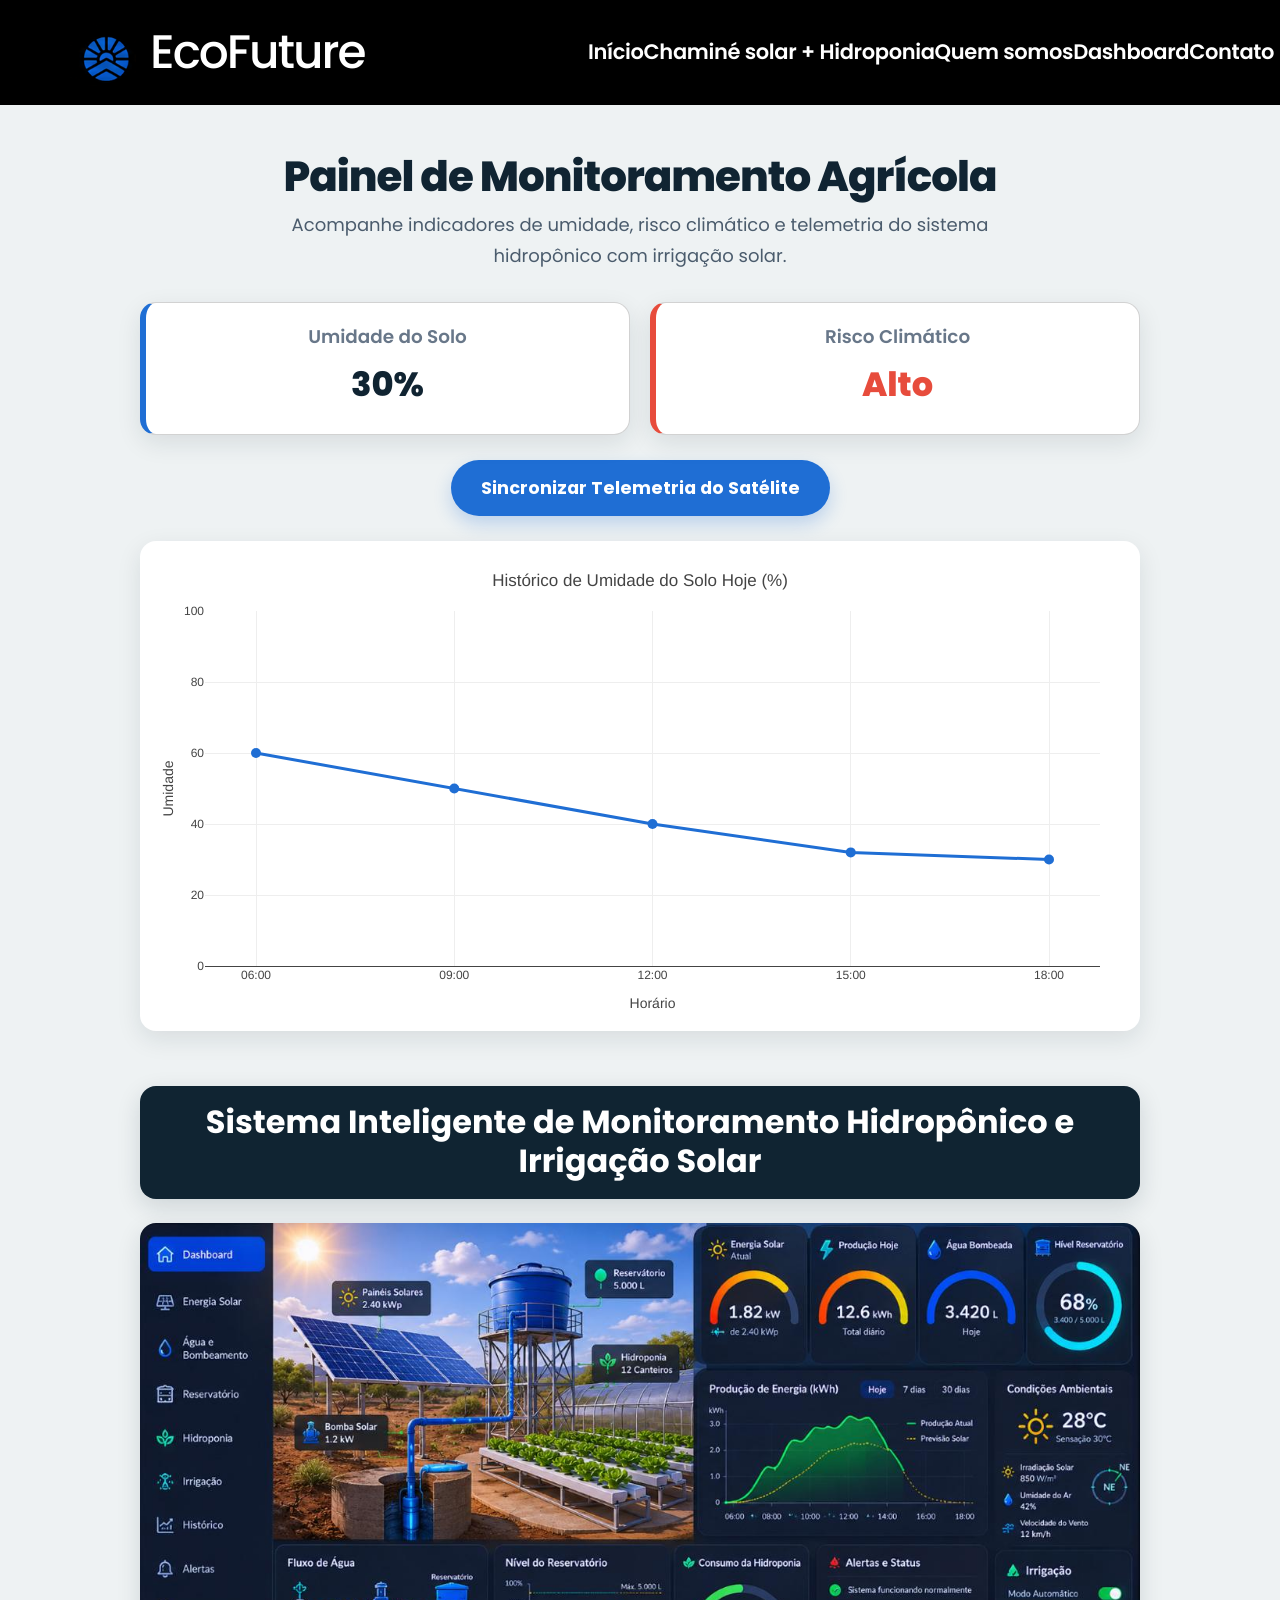
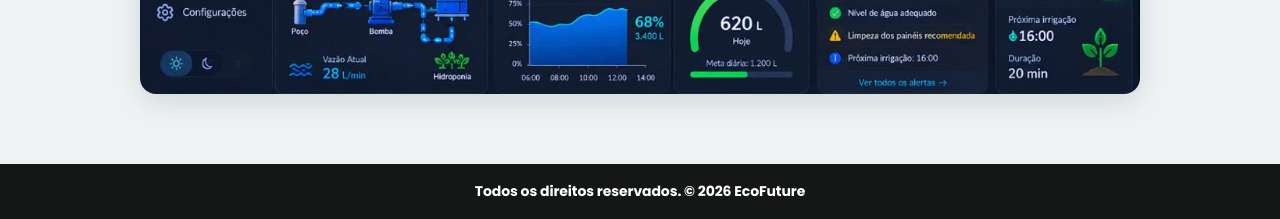
<file: dashboard.html>
<!DOCTYPE html>
<html lang="pt-BR">
<head>
    <meta charset="UTF-8">
    <meta name="viewport" content="width=device-width, initial-scale=1.0">
    <title>Dashboard Agrotech - Global Solution</title>
    <!-- Bootstrap 5: usado principalmente para responsividade em celulares. -->
    <link href="https://cdn.jsdelivr.net/npm/bootstrap@5.3.3/dist/css/bootstrap.min.css" rel="stylesheet">


    <!-- Biblioteca Plotly, usada para montar o gráfico interativo do dashboard. -->
    <script src="https://cdn.plot.ly/plotly-2.27.0.min.js"></script>

    <!-- CSS comum usado em todas as páginas. Controla cabeçalho, rodapé, fonte e estilos globais. -->
    <link rel="stylesheet" href="css/common.css">

    <!-- CSS específico do dashboard. Controla cards, gráfico, botão e imagem do painel. -->
    <link rel="stylesheet" href="css/dashboard.css">
</head>
<body class="dashboard-page">
    <!-- Cabeçalho superior padronizado do site. -->
    <header class="site-header">
        <!-- Logo clicável. Ao clicar, o usuário volta para a página inicial. -->
        <a href="index.html" class="site-logo">
            <img src="img/logo-ecofuture.png" alt="Logo EcoFuture">
            <span>EcoFuture</span>
        </a>

        <!-- Menu de navegação. Cada link leva para uma página ou seção do site. -->
        <nav class="site-nav">
            <a href="index.html">Início</a>
            <a href="hidroponia.html">Chaminé solar + Hidroponia</a>
            <a href="quem-somos.html">Quem somos</a>
            <a href="dashboard.html">Dashboard</a>
            <a href="index.html#contato-1">Contato</a>
        </nav>
    </header>

    <!-- Conteúdo principal do dashboard. -->
    <main class="dashboard-main">
        <section class="dashboard-hero">
            <h1>Painel de Monitoramento Agrícola</h1>
            <p>
                Acompanhe indicadores de umidade, risco climático e telemetria do sistema hidropônico com irrigação solar.
            </p>
        </section>

        <section class="dashboard-container">
            <!-- Cards com os principais indicadores do painel. -->
            <div class="cards-container">
                <div class="card">
                    <h3>Umidade do Solo</h3>
                    <p>30%</p>
                </div>

                <div class="card perigo">
                    <h3>Risco Climático</h3>
                    <p style="color:#e74c3c;">Alto</p>
                </div>
            </div>

            <!-- Botão que chama a função JavaScript sincronizarTelemetria(). -->
            <div class="action-container">
                <button class="btn-acao" onclick="sincronizarTelemetria()">
                    Sincronizar Telemetria do Satélite
                </button>
            </div>

            <!-- Área onde o Plotly renderiza o gráfico de umidade. -->
            <div class="chart-container">
                <div id="grafico-monitoramento"></div>
            </div>
        </section>

        <h2 class="titulo-sistema">
            Sistema Inteligente de Monitoramento Hidropônico e Irrigação Solar
        </h2>

        <!-- Imagem ilustrativa do painel. -->
        <div class="dashboard">
            <img src="img/exemplo-dashboard.jpeg" alt="Exemplo de dashboard">
        </div>
    </main>

    <!-- Rodapé padrão com direitos reservados. -->
    <footer class="site-footer">
        <p>Todos os direitos reservados. © 2026 EcoFuture</p>
    </footer>

    <script>
        // Esta função é chamada quando o botão de telemetria é clicado.
        function sincronizarTelemetria() {
            alert("Irrigação Solar Ativada com Sucesso!");
        }

        // Dados do gráfico de umidade do solo ao longo do dia.
        var traceUmidade = {
            x: ['06:00', '09:00', '12:00', '15:00', '18:00'],
            y: [60, 50, 40, 32, 30],
            type: 'scatter',
            mode: 'lines+markers',
            name: 'Umidade',
            line: { color: '#1f6ed4', width: 3 },
            marker: { size: 10 }
        };

        // Configurações visuais do gráfico.
        var layoutGrafico = {
            title: 'Histórico de Umidade do Solo Hoje (%)',
            xaxis: { title: 'Horário' },
            yaxis: { title: 'Umidade', range: [0, 100] },
            paper_bgcolor: '#ffffff',
            plot_bgcolor: '#ffffff',
            margin: { t: 50, l: 45, r: 20, b: 45 }
        };

        // Renderiza o gráfico dentro da div com id="grafico-monitoramento".
        Plotly.newPlot('grafico-monitoramento', [traceUmidade], layoutGrafico, { responsive: true });
    </script>

    <!-- JavaScript do Bootstrap. -->
    <script src="https://cdn.jsdelivr.net/npm/bootstrap@5.3.3/dist/js/bootstrap.bundle.min.js"></script>
</body>
</html>
</file>
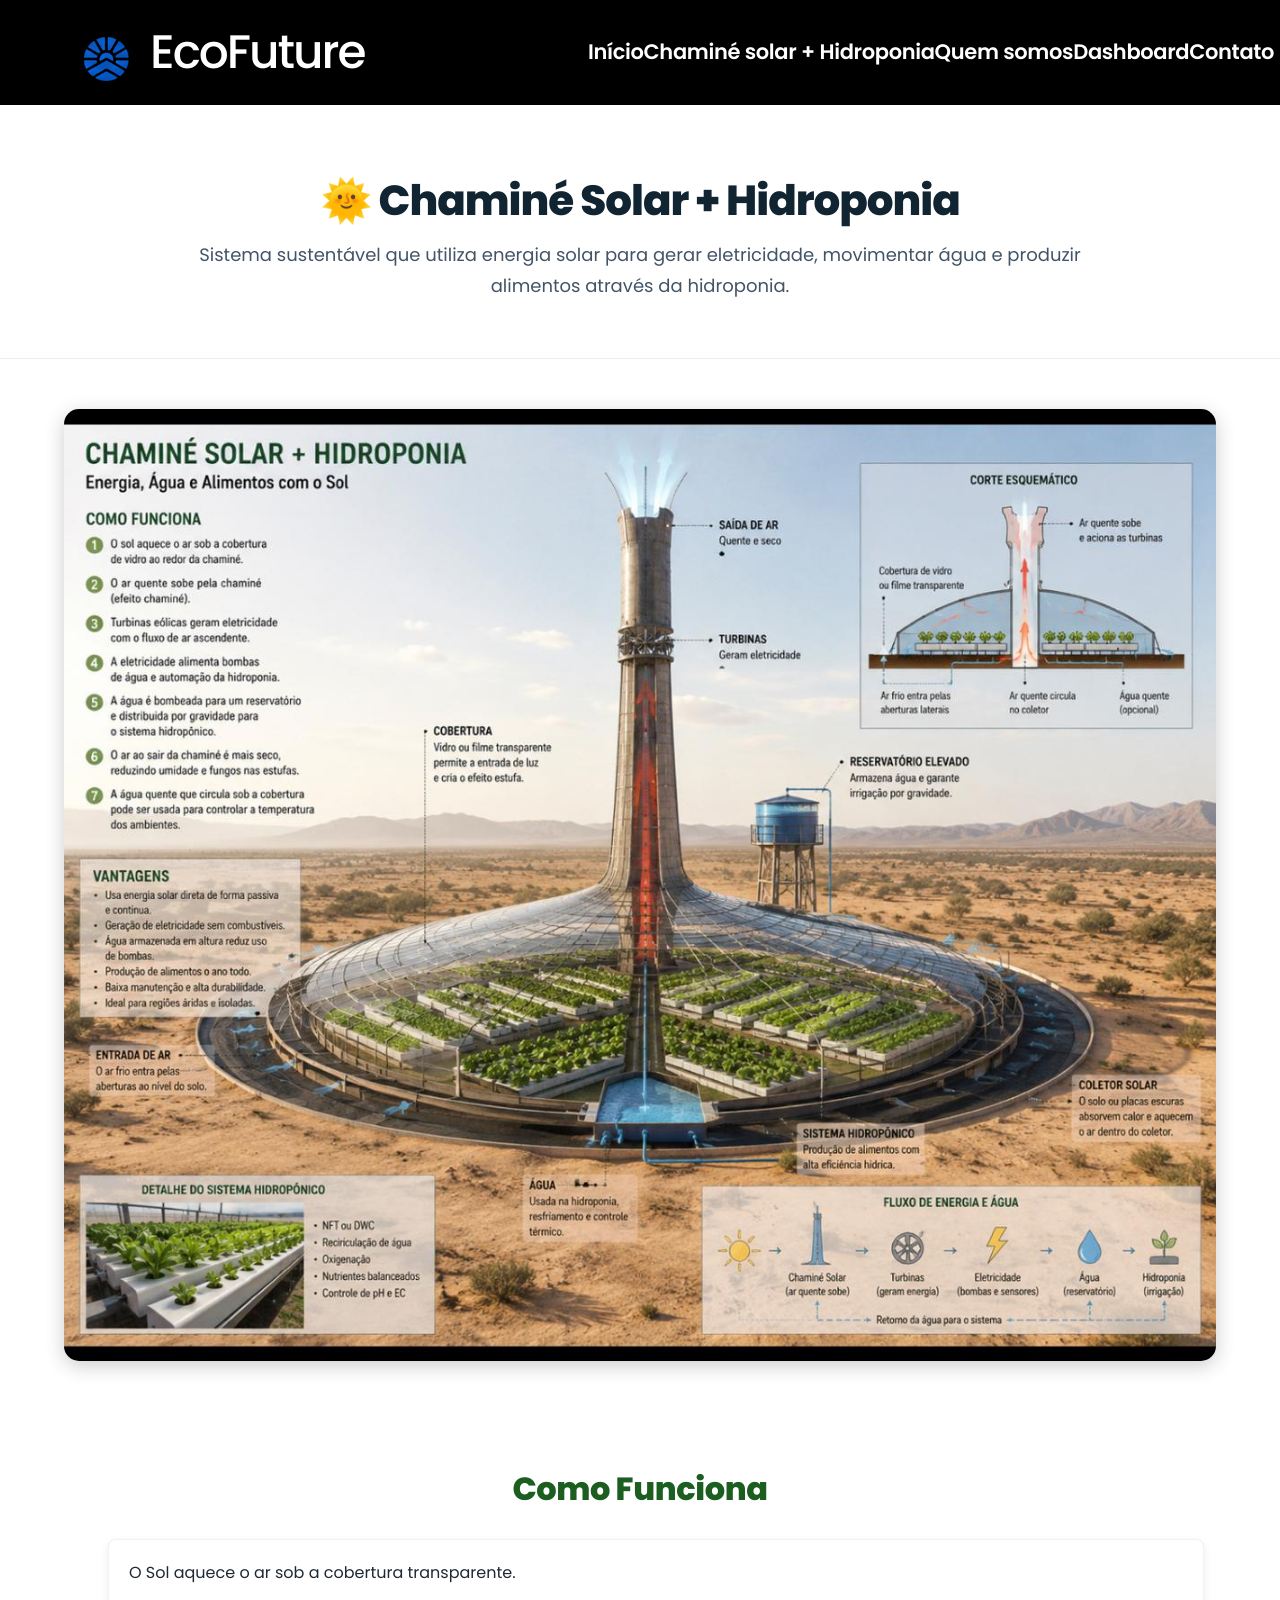
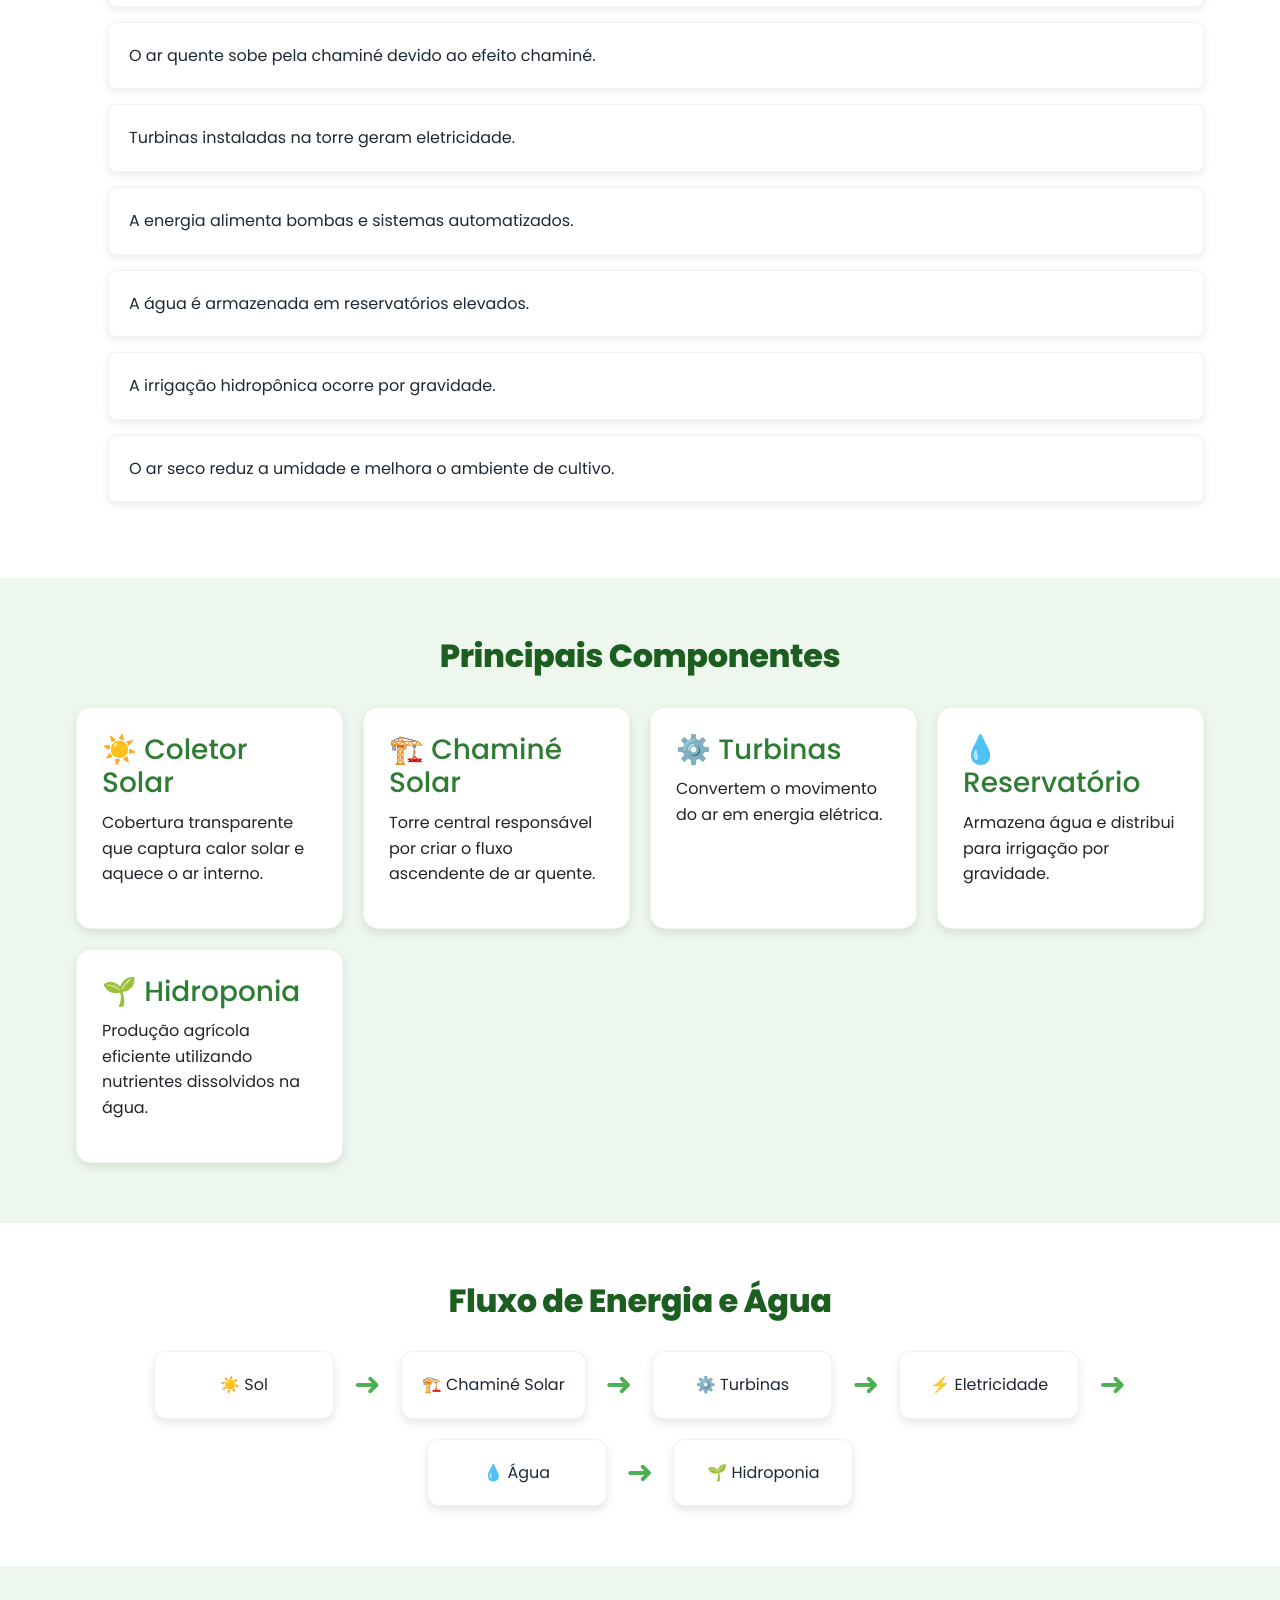
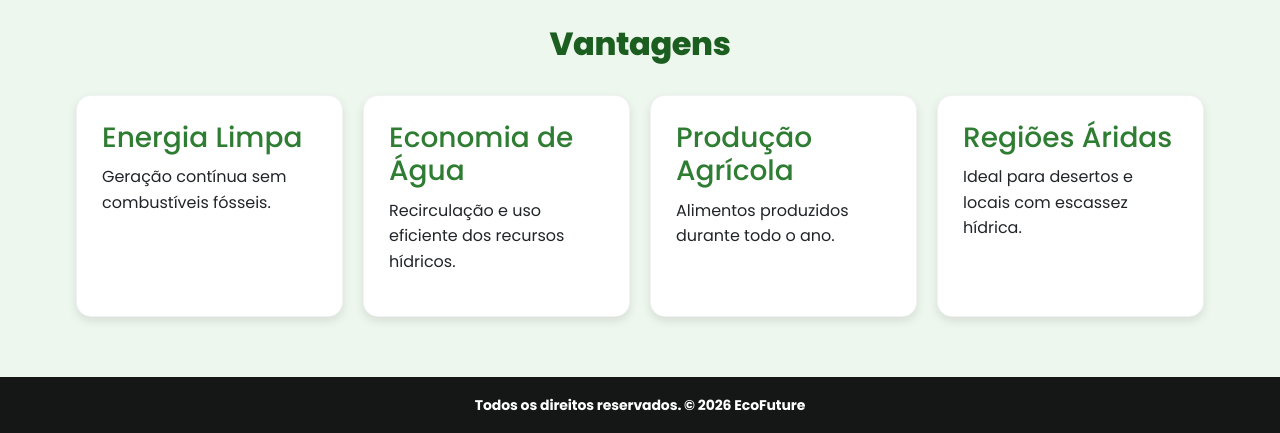
<file: hidroponia.html>
<!DOCTYPE html>
<!-- Define que este documento usa HTML5. -->
<html lang="pt-BR">
<!-- Informa que a página está em português do Brasil. -->
<head>
    <!-- Configurações da página, como título, responsividade e arquivos CSS. -->
    <!-- Permite acentos e caracteres especiais. -->
    <meta charset="UTF-8">
    <!-- Ajusta a largura da página ao tamanho da tela do usuário. -->
    <meta name="viewport" content="width=device-width, initial-scale=1.0">
    <!-- Nome que aparece na aba do navegador. -->
    <title>Chaminé Solar + Hidroponia</title>
    <!-- Bootstrap 5: usado principalmente para responsividade em celulares. -->
    <link href="https://cdn.jsdelivr.net/npm/bootstrap@5.3.3/dist/css/bootstrap.min.css" rel="stylesheet">

    <!-- CSS específico desta página. Controla cards, imagem, etapas e fluxo. -->
    <link rel="stylesheet" href="css/hidroponia.css">
    <!-- CSS comum usado em todas as páginas. Controla cabeçalho e rodapé. -->
    <link rel="stylesheet" href="css/common.css">
</head>
<body>
    <!-- Conteúdo visível da página começa aqui. -->
    <!-- Cabeçalho superior com logo e menu de navegação. -->
    <header class="site-header">
        <!-- Logo clicável. Ao clicar, o usuário volta para a página inicial. -->
        <a href="index.html" class="site-logo">
            <img src="img/logo-ecofuture.png" alt="Logo EcoFuture">
            <span>EcoFuture</span>
        </a>

        <!-- Menu de navegação. Cada link leva para uma página ou seção do site. -->
        <nav class="site-nav">
            <a href="index.html">Início</a>
            <a href="hidroponia.html">Chaminé solar + Hidroponia</a>
            <a href="quem-somos.html">Quem somos</a>
            <a href="dashboard.html">Dashboard</a>
            <a href="index.html#contato-1">Contato</a>
        </nav>
    </header>

    <!-- Introdução da página, com título e resumo da solução. -->
    <section class="page-hero">
        <h1>🌞 Chaminé Solar + Hidroponia</h1>
        <p>
            Sistema sustentável que utiliza energia solar para gerar eletricidade,
            movimentar água e produzir alimentos através da hidroponia.
        </p>
    </section>

    <!-- Imagem explicativa da chaminé solar com hidroponia. -->
    <section class="hero container">
        <img src="img/explicacao.jfif" alt="Chaminé Solar com Hidroponia">
    </section>

    <!-- Lista em etapas explicando o funcionamento do sistema. -->
    <section class="container">
        <h2>Como Funciona</h2>

        <ol class="passos">
            <li>O Sol aquece o ar sob a cobertura transparente.</li>
            <li>O ar quente sobe pela chaminé devido ao efeito chaminé.</li>
            <li>Turbinas instaladas na torre geram eletricidade.</li>
            <li>A energia alimenta bombas e sistemas automatizados.</li>
            <li>A água é armazenada em reservatórios elevados.</li>
            <li>A irrigação hidropônica ocorre por gravidade.</li>
            <li>O ar seco reduz a umidade e melhora o ambiente de cultivo.</li>
        </ol>
    </section>

    <!-- Seção com fundo verde claro para separar visualmente os componentes. -->
    <section style="background:#eef7ee;">
        <div class="container">
            <h2>Principais Componentes</h2>

            <!-- Grade de cards. Cada card explica uma parte do projeto. -->
            <div class="cards">
                <div class="card">
                    <h3>☀️ Coletor Solar</h3>
                    <p>
                        Cobertura transparente que captura calor solar
                        e aquece o ar interno.
                    </p>
                </div>

                <div class="card">
                    <h3>🏗️ Chaminé Solar</h3>
                    <p>
                        Torre central responsável por criar o fluxo
                        ascendente de ar quente.
                    </p>
                </div>

                <div class="card">
                    <h3>⚙️ Turbinas</h3>
                    <p>
                        Convertem o movimento do ar em energia elétrica.
                    </p>
                </div>

                <div class="card">
                    <h3>💧 Reservatório</h3>
                    <p>
                        Armazena água e distribui para irrigação por gravidade.
                    </p>
                </div>

                <div class="card">
                    <h3>🌱 Hidroponia</h3>
                    <p>
                        Produção agrícola eficiente utilizando nutrientes
                        dissolvidos na água.
                    </p>
                </div>
            </div>
        </div>
    </section>

    <!-- Fluxo visual mostrando a sequência entre sol, energia, água e hidroponia. -->
    <section class="container">
        <h2>Fluxo de Energia e Água</h2>

        <div class="fluxo">
            <div class="etapa">☀️ Sol</div>
            <div class="seta">➜</div>

            <div class="etapa">🏗️ Chaminé Solar</div>
            <div class="seta">➜</div>

            <div class="etapa">⚙️ Turbinas</div>
            <div class="seta">➜</div>

            <div class="etapa">⚡ Eletricidade</div>
            <div class="seta">➜</div>

            <div class="etapa">💧 Água</div>
            <div class="seta">➜</div>

            <div class="etapa">🌱 Hidroponia</div>
        </div>
    </section>

    <!-- Seção final com as principais vantagens do projeto. -->
    <section style="background:#eef7ee;">
        <div class="container">
            <h2>Vantagens</h2>

            <div class="cards">
                <div class="card">
                    <h3>Energia Limpa</h3>
                    <p>Geração contínua sem combustíveis fósseis.</p>
                </div>

                <div class="card">
                    <h3>Economia de Água</h3>
                    <p>Recirculação e uso eficiente dos recursos hídricos.</p>
                </div>

                <div class="card">
                    <h3>Produção Agrícola</h3>
                    <p>Alimentos produzidos durante todo o ano.</p>
                </div>

                <div class="card">
                    <h3>Regiões Áridas</h3>
                    <p>Ideal para desertos e locais com escassez hídrica.</p>
                </div>
            </div>
        </div>
    </section>
    <!-- Rodapé padrão com direitos reservados. -->
    <footer class="site-footer">
        <p>Todos os direitos reservados. © 2026 EcoFuture</p>
    </footer>

    <!-- JavaScript do Bootstrap. -->
    <script src="https://cdn.jsdelivr.net/npm/bootstrap@5.3.3/dist/js/bootstrap.bundle.min.js"></script>
</body>
</html>
</file>
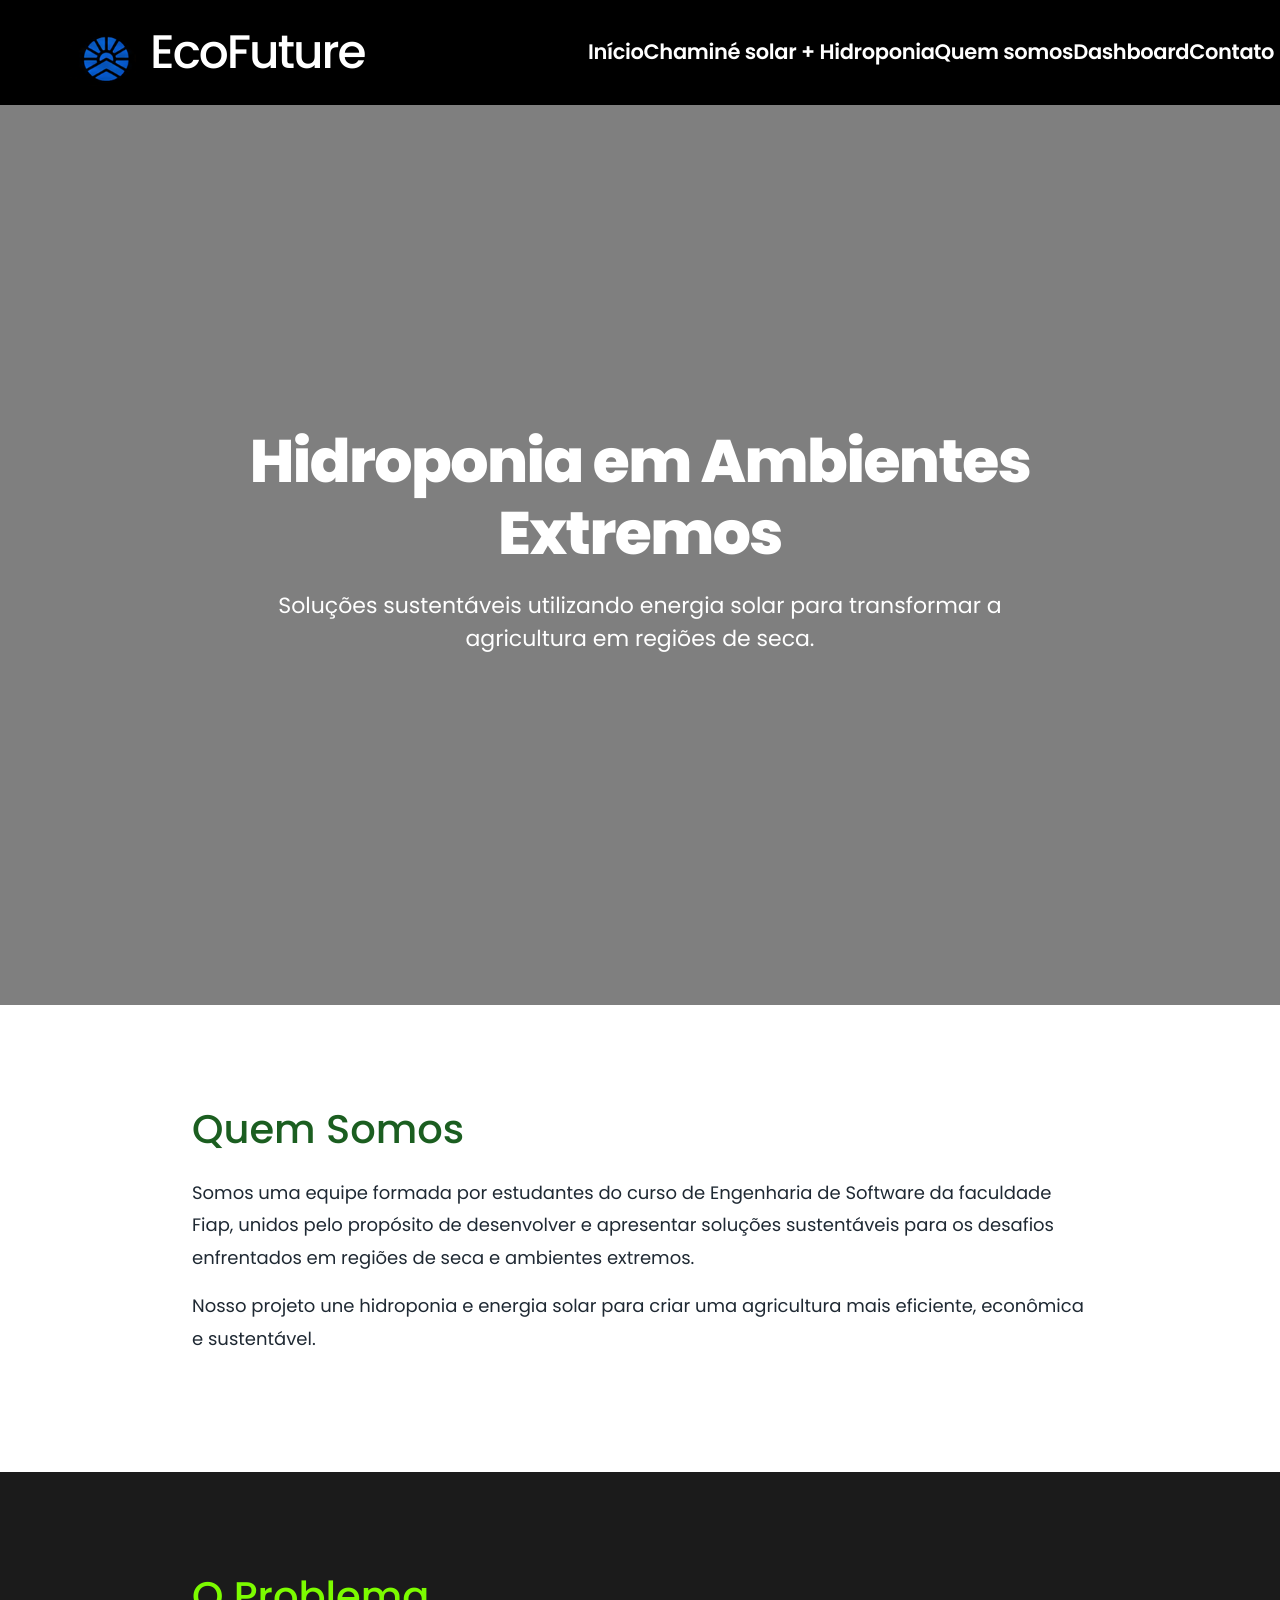
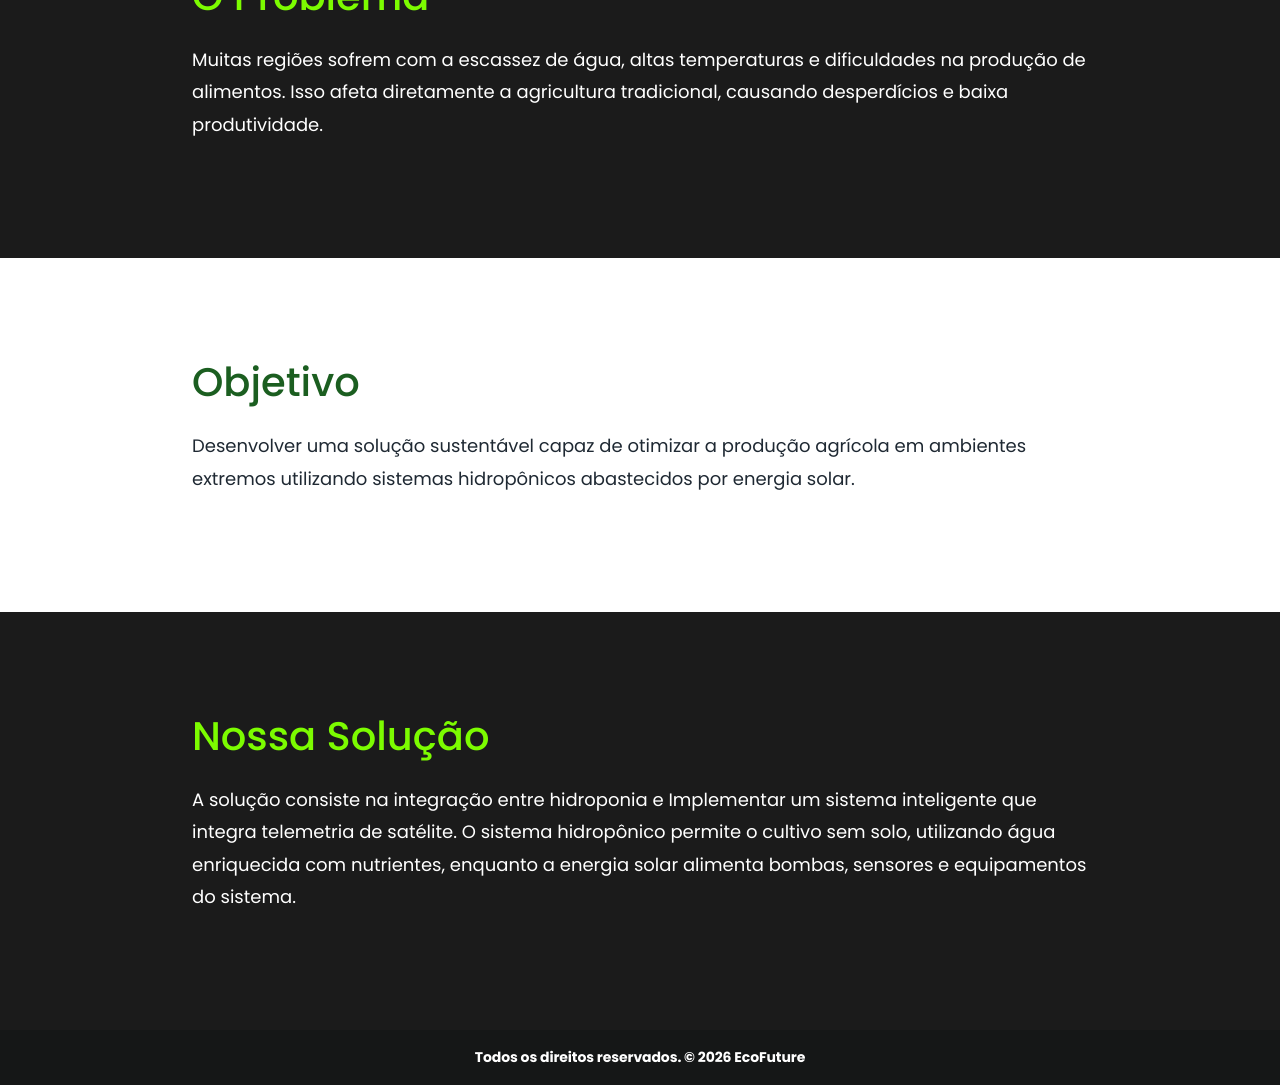
<file: quem-somos.html>
<!DOCTYPE html>
<!-- Define que este documento usa HTML5. -->
<html lang="pt-br">
<!-- Informa ao navegador que a página está em português do Brasil. -->
<head>
    <!-- Configurações da página, como título, responsividade e arquivos CSS. -->
    <!-- Permite acentos e caracteres especiais. -->
    <meta charset="UTF-8">
    <!-- Faz o site se adaptar ao tamanho da tela. -->
    <meta name="viewport" content="width=device-width, initial-scale=1.0">
    <!-- Nome que aparece na aba do navegador. -->
    <title>Hidroponia em Ambientes Extremos</title>
    <!-- Bootstrap 5: usado principalmente para responsividade em celulares. -->
    <link href="https://cdn.jsdelivr.net/npm/bootstrap@5.3.3/dist/css/bootstrap.min.css" rel="stylesheet">

    <!-- CSS específico desta página. Controla o hero e as seções de conteúdo. -->
    <link rel="stylesheet" href="css/quem-somos.css">
    <!-- CSS comum usado em todas as páginas. Controla cabeçalho e rodapé. -->
    <link rel="stylesheet" href="css/common.css">
</head>
<body>
    <!-- Conteúdo visível da página começa aqui. -->
    <!-- Cabeçalho superior com logo e menu de navegação. -->
    <header class="site-header">
        <!-- Logo clicável. Ao clicar, o usuário volta para a página inicial. -->
        <a href="index.html" class="site-logo">
            <img src="img/logo-ecofuture.png" alt="Logo EcoFuture">
            <span>EcoFuture</span>
        </a>

        <!-- Menu de navegação. Cada link leva para uma página ou seção do site. -->
        <nav class="site-nav">
            <a href="index.html">Início</a>
            <a href="hidroponia.html">Chaminé solar + Hidroponia</a>
            <a href="quem-somos.html">Quem somos</a>
            <a href="dashboard.html">Dashboard</a>
            <a href="index.html#contato-1">Contato</a>
        </nav>
    </header>

    <!-- Seção principal visual da página Quem Somos. Usa imagem de fundo e texto centralizado. -->
    <section class="hero">
        <div class="hero-text">
            <h1>Hidroponia em Ambientes Extremos</h1>
            <p>
                Soluções sustentáveis utilizando energia solar para transformar
                a agricultura em regiões de seca.
            </p>
        </div>
    </section>

    <!-- Seção Quem Somos. Explica quem criou o projeto. -->
    <section id="sobre" class="section">
        <h2>Quem Somos</h2>

        <p>
            Somos uma equipe formada por estudantes do curso de Engenharia de Software da faculdade Fiap, unidos pelo propósito de desenvolver e apresentar soluções sustentáveis para os desafios enfrentados em regiões de seca e ambientes extremos.
        </p>

        <p>
            Nosso projeto une hidroponia e energia solar para criar uma
            agricultura mais eficiente, econômica e sustentável.
        </p>
    </section>

    <!-- Seção O Problema. Usa a classe dark para criar fundo escuro. -->
    <section id="problema" class="section dark">
        <h2>O Problema</h2>

        <p>
            Muitas regiões sofrem com a escassez de água, altas temperaturas
            e dificuldades na produção de alimentos. Isso afeta diretamente
            a agricultura tradicional, causando desperdícios e baixa produtividade.
        </p>
    </section>

    <!-- Seção Objetivo. Apresenta o propósito central da solução. -->
    <section id="objetivo" class="section">
        <h2>Objetivo</h2>

        <p>
            Desenvolver uma solução sustentável capaz de otimizar a produção
            agrícola em ambientes extremos utilizando sistemas hidropônicos
            abastecidos por energia solar.
        </p>
    </section>

    <!-- Seção Nossa Solução. Também usa fundo escuro para alternar o visual da página. -->
    <section id="solucao" class="section dark">
        <h2>Nossa Solução</h2>

        <p>
            A solução consiste na integração entre hidroponia e Implementar um sistema inteligente que integra telemetria de satélite.
            O sistema hidropônico permite o cultivo sem solo, utilizando água
            enriquecida com nutrientes, enquanto a energia solar alimenta
            bombas, sensores e equipamentos do sistema.
        </p>
    </section>
    <!-- Rodapé padrão com direitos reservados. -->
    <footer class="site-footer">
        <p>Todos os direitos reservados. © 2026 EcoFuture</p>
    </footer>

    <!-- JavaScript do Bootstrap. -->
    <script src="https://cdn.jsdelivr.net/npm/bootstrap@5.3.3/dist/js/bootstrap.bundle.min.js"></script>
</body>
</html>
</file>
<file: css/common.css>
/* Importa a fonte Poppins do Google Fonts. Essa fonte deixa o site com aparência mais moderna. */
@import url('https://fonts.googleapis.com/css2?family=Poppins:wght@400;500;600;700;800&display=swap');

/* Variáveis de cor. Se quiser trocar as cores principais do site, altere estes valores. */
:root{
    --eco-black:#000000;
    --eco-blue:#1f6ed4;
    --eco-text:#1f2933;
}

/* Configuração geral para todos os elementos. O box-sizing facilita controlar largura e altura. */
*{
    box-sizing:border-box;
    font-family:'Poppins', Arial, Helvetica, sans-serif;
}

/* Ativa rolagem suave quando um link leva para uma seção da própria página. */
html{
    scroll-behavior:smooth;
}

/* Estilo base do corpo do site. Remove margens padrão e define fundo branco. */
body{
    margin:0;
    color:var(--eco-text);
    background:#ffffff;
    -webkit-font-smoothing:antialiased;
    text-rendering:geometricPrecision;
}

/* Cabeçalho padrão EcoFuture.
   Controla a barra preta do topo, o tamanho dela, o alinhamento da logo e o menu. */
.site-header{
    width:100%;
    height:105px;
    background:var(--eco-black);
    display:grid;
    grid-template-columns:470px 1fr;
    align-items:center;
    gap:48px;
    padding:0 70px;
    position:relative;
    z-index:1000;
}

/* Área da logo. Usa flex para deixar imagem e texto lado a lado. */
.site-logo{
    display:flex;
    align-items:center;
    gap:14px;
    text-decoration:none;
    color:#ffffff;
    flex-shrink:0;
}

/* Tamanho da imagem da logo no cabeçalho. */
.site-logo img{
    width:66px;
    height:66px;
    object-fit:contain;
    display:block;
}

/* Estilo do texto EcoFuture ao lado da logo. */
.site-logo span{
    color:#ffffff;
    font-size:47px;
    line-height:1;
    font-weight:500;
    letter-spacing:-2px;
}

/* Menu superior. Distribui os links na horizontal e espaça os itens. */
.site-nav{
    display:flex;
    align-items:center;
    justify-content:space-between;
    width:100%;
    background:transparent;
    padding:0;
    margin:0;
}

/* Estilo dos links do menu. Remove sublinhado padrão e deixa o texto branco. */
.site-nav a{
    color:#ffffff;
    text-decoration:none;
    font-size:21px;
    line-height:1;
    font-weight:600;
    letter-spacing:-0.35px;
    white-space:nowrap;
    padding:0;
    position:relative;
}

/* Linha azul que aparece embaixo do botão quando o mouse passa por cima.
   Começa invisível com scaleX(0). */
.site-nav a::after{
    content:"";
    position:absolute;
    left:0;
    bottom:-12px;
    width:100%;
    height:3px;
    background:var(--eco-blue);
    border-radius:999px;
    transform:scaleX(0);
    transform-origin:center;
    transition:transform 0.25s ease;
}

/* Mantém o texto branco ao passar o mouse ou selecionar com teclado. */
.site-nav a:hover,
.site-nav a:focus{
    color:#ffffff;
}

/* Faz a linha azul aparecer no hover e no foco. */
.site-nav a:hover::after,
.site-nav a:focus::after{
    transform:scaleX(1);
}

/* Hero interno usado nas páginas secundárias.
   Controla o bloco de título e descrição usado em pagina2.html. */
.page-hero{
    width:100%;
    background:#ffffff;
    padding:72px 24px 56px;
    text-align:center;
    border-bottom:1px solid rgba(17,24,39,0.08);
}

/* Título principal do hero interno. */
.page-hero h1{
    margin:0 0 16px;
    color:#102432;
    font-size:42px;
    line-height:1.15;
    font-weight:800;
    letter-spacing:-1px;
}

/* Parágrafo do hero interno. */
.page-hero p{
    max-width:940px;
    margin:0 auto;
    color:#425466;
    font-size:18px;
    line-height:1.7;
}

/* Rodapé padrão EcoFuture.
   Controla a faixa escura no final de todas as páginas. */
.site-footer{
    width:100%;
    background:#151717;
    color:#ffffff;
    text-align:center;
    padding:17px 20px;
    font-size:14px;
    font-weight:700;
    letter-spacing:-0.1px;
    flex-shrink:0;
}

.site-footer p{
    margin:0;
}

/* Responsividade para telas médias. Ajusta o cabeçalho para quebrar melhor em telas menores. */
@media(max-width: 1180px){
    .site-header{
        height:auto;
        min-height:131px;
        grid-template-columns:1fr;
        justify-items:center;
        gap:24px;
        padding:26px 28px;
    }

    /* Menu superior. Distribui os links na horizontal e espaça os itens. */
.site-nav{
        max-width:900px;
        gap:24px;
        justify-content:center;
        flex-wrap:wrap;
    }

    /* Estilo dos links do menu. Remove sublinhado padrão e deixa o texto branco. */
.site-nav a{
        font-size:18px;
    }

    /* Estilo do texto EcoFuture ao lado da logo. */
.site-logo span{
        font-size:40px;
    }

    /* Tamanho da imagem da logo no cabeçalho. */
.site-logo img{
        width:58px;
        height:58px;
    }
}

/* Responsividade para celulares. Reduz fontes, logo e espaçamentos. */
@media(max-width: 640px){
    .site-header{
        padding:22px 16px;
    }

    /* Menu superior. Distribui os links na horizontal e espaça os itens. */
.site-nav{
        gap:14px 20px;
    }

    /* Estilo dos links do menu. Remove sublinhado padrão e deixa o texto branco. */
.site-nav a{
        font-size:15px;
    }

    /* Estilo do texto EcoFuture ao lado da logo. */
.site-logo span{
        font-size:31px;
    }

    /* Tamanho da imagem da logo no cabeçalho. */
.site-logo img{
        width:48px;
        height:48px;
    }

    .page-hero{
        padding:48px 18px 40px;
    }

    /* Título principal do hero interno. */
.page-hero h1{
        font-size:30px;
    }

    /* Parágrafo do hero interno. */
.page-hero p{
        font-size:16px;
    }
}


/* Ajustes extras para o cabeçalho ficar confortável no celular. */
@media(max-width: 480px){
    .site-header{
        padding:18px 12px;
    }

    .site-logo span{
        font-size:28px;
    }

    .site-logo img{
        width:44px;
        height:44px;
    }

    .site-nav{
        width:100%;
        gap:10px;
    }

    .site-nav a{
        font-size:14px;
        padding:8px 10px;
        border:1px solid rgba(255,255,255,0.14);
        border-radius:999px;
    }

    .site-nav a::after{
        display:none;
    }
}
</file>
<file: css/dashboard.css>
/* CSS específico do dashboard.
   Este arquivo controla apenas o painel de monitoramento, os cards, o gráfico e a imagem do dashboard. */

/* Deixa o body do dashboard sem padding para o cabeçalho e o rodapé ocuparem 100% da largura da tela. */
body.dashboard-page{
    margin:0;
    padding:0;
    min-height:100vh;
    display:flex;
    flex-direction:column;
    background:#eef2f3;
    color:#24313f;
}

/* Área principal do dashboard. O flex:1 empurra o rodapé para baixo quando houver pouco conteúdo. */
.dashboard-main{
    flex:1;
    width:100%;
    padding:48px 20px 70px;
    background:#eef2f3;
}

/* Bloco inicial com título e descrição do painel. */
.dashboard-hero{
    max-width:1000px;
    margin:0 auto 30px;
    text-align:center;
}

.dashboard-hero h1{
    margin:0 0 10px;
    color:#102432;
    font-size:42px;
    line-height:1.15;
    font-weight:800;
    letter-spacing:-1px;
}

.dashboard-hero p{
    margin:0 auto;
    max-width:760px;
    color:#4b5c6d;
    font-size:18px;
    line-height:1.7;
}

/* Container principal para alinhar os cards, botão e gráfico no centro. */
.dashboard-container{
    display:flex;
    flex-direction:column;
    gap:25px;
    max-width:1000px;
    margin:0 auto;
}

/* Container dos cards de indicadores. */
.cards-container{
    display:flex;
    gap:20px;
    justify-content:space-between;
    flex-wrap:wrap;
}

/* Estilo individual dos cards. */
.card{
    background:#ffffff;
    border-radius:16px;
    box-shadow:0 8px 24px rgba(16,36,50,0.10);
    padding:24px 22px;
    text-align:center;
    flex:1;
    min-width:250px;
    border-left:6px solid #1f6ed4;
}

/* Card de alerta, usado para risco climático. */
.card.perigo{
    border-left-color:#e74c3c;
}

.card h3{
    margin:0 0 10px;
    font-size:1.15rem;
    color:#687789;
    font-weight:600;
}

.card p{
    margin:0;
    font-size:2.1rem;
    font-weight:800;
    color:#102432;
}

/* Centraliza o botão de ação. */
.action-container{
    text-align:center;
}

/* Botão usado para ativar a função JavaScript de telemetria. */
.btn-acao{
    background:#1f6ed4;
    color:#ffffff;
    border:none;
    padding:15px 30px;
    font-size:1.1rem;
    border-radius:999px;
    cursor:pointer;
    font-weight:700;
    box-shadow:0 8px 18px rgba(31,110,212,0.24);
    transition:background-color 0.3s ease, transform 0.15s ease, box-shadow 0.3s ease;
}

.btn-acao:hover{
    background:#1657aa;
    box-shadow:0 10px 22px rgba(31,110,212,0.30);
}

.btn-acao:active{
    transform:scale(0.98);
}

/* Caixa branca que recebe o gráfico do Plotly. */
.chart-container{
    background:#ffffff;
    border-radius:16px;
    box-shadow:0 8px 24px rgba(16,36,50,0.10);
    padding:20px;
}

/* Título acima da imagem explicativa do dashboard. */
.titulo-sistema{
    font-size:32px;
    font-weight:700;
    color:#ffffff;
    text-align:center;
    background:#102432;
    padding:18px 26px;
    border-radius:16px;
    box-shadow:0 8px 24px rgba(16,36,50,0.14);
    width:fit-content;
    max-width:1000px;
    margin:55px auto 24px;
}

/* Centraliza a imagem do exemplo de dashboard. */
.dashboard{
    max-width:1000px;
    margin:0 auto;
    padding:0;
    text-align:center;
}

.dashboard img{
    max-width:100%;
    height:auto;
    display:block;
    margin:0 auto;
    border-radius:16px;
    box-shadow:0 8px 24px rgba(16,36,50,0.12);
}

/* Ajustes para tablets e celulares. */
@media(max-width:760px){
    .dashboard-main{
        padding:34px 16px 52px;
    }

    .dashboard-hero h1{
        font-size:32px;
    }

    .dashboard-hero p{
        font-size:16px;
    }

    .titulo-sistema{
        font-size:24px;
        width:100%;
    }
}
</file>
<file: css/hidroponia.css>
/* CSS específico da página Chaminé Solar + Hidroponia.
   Este arquivo controla imagem, cards, etapas, fluxo e vantagens da pagina2.html. */

/* Reset geral. Remove margens padrão e facilita controlar o tamanho dos elementos. */
*{
    margin:0;
    padding:0;
    box-sizing:border-box;
    font-family: Arial, Helvetica, sans-serif;
}

/* Corpo da página. Define fundo, cor do texto e espaçamento entre linhas. */
body{
    background:#f5f7f5;
    color:#333;
    line-height:1.6;
}


/* Container central. Limita a largura do conteúdo para não ficar esticado demais. */
.container{
    width:90%;
    max-width:1200px;
    margin:auto;
}

/* Área da imagem principal da página. */
.hero{
    padding:50px 0;
    text-align:center;
}

/* Imagem explicativa. Ocupa toda a largura do container, com borda arredondada e sombra. */
.hero img{
    width:100%;
    border-radius:15px;
    box-shadow:0 5px 20px rgba(0,0,0,0.2);
}

/* Espaçamento vertical padrão de cada seção. */
section{
    padding:60px 0;
}

/* Títulos das seções. */
h2{
    text-align:center;
    margin-bottom:30px;
    color:#1b5e20;
    font-size:2rem;
}

/* Grade de cards. O auto-fit faz os cards se adaptarem ao tamanho da tela. */
.cards{
    display:grid;
    grid-template-columns:repeat(auto-fit,minmax(250px,1fr));
    gap:20px;
}

/* Estilo visual de cada card branco. */
.card{
    background:white;
    padding:25px;
    border-radius:15px;
    box-shadow:0 4px 10px rgba(0,0,0,0.1);
    transition:.3s;
}

/* Efeito no card ao passar o mouse. */
.card:hover{
    transform:translateY(-5px);
}

/* Título de cada card. */
.card h3{
    color:#2e7d32;
    margin-bottom:10px;
}

/* Lista de etapas do funcionamento do sistema. */
.passos{
    counter-reset: passo;
}

/* Cada item da lista de passos, com borda verde à esquerda. */
.passos li{
    list-style:none;
    background:white;
    margin-bottom:15px;
    padding:20px;
    border-left:6px solid #4caf50;
    border-radius:8px;
    box-shadow:0 3px 8px rgba(0,0,0,.08);
}

/* Linha visual do fluxo de energia e água. Usa flex para organizar as etapas. */
.fluxo{
    display:flex;
    justify-content:center;
    flex-wrap:wrap;
    gap:20px;
    text-align:center;
}

/* Caixa de cada etapa do fluxo. */
.etapa{
    background:white;
    padding:20px;
    min-width:180px;
    border-radius:12px;
    box-shadow:0 4px 10px rgba(0,0,0,.1);
}

/* Seta verde entre uma etapa e outra. */
.seta{
    font-size:2rem;
    color:#4caf50;
    align-self:center;
}

/* Rodapé antigo. O rodapé atual também recebe estilos de common.css. */
footer{
    background:#1b5e20;
    color:white;
    text-align:center;
    padding:30px;
}

/* Ajustes visuais extras da página. Melhoram títulos, bordas e acabamento dos cards. */
/* Deixa os títulos dentro do container mais fortes. */
.container h2{
    font-weight:800;
    letter-spacing:-0.4px;
}

/* Adiciona uma borda leve nos cards, etapas e itens da lista. */
.card,
.etapa,
/* Cada item da lista de passos, com borda verde à esquerda. */
.passos li{
    border:1px solid rgba(16,36,50,0.06);
}
</file>
<file: css/quem-somos.css>
/* CSS específico da página Quem Somos.
   Controla a imagem de fundo, textos e seções alternadas claras e escuras. */

/* Reset geral. Remove margens padrão e facilita controlar o layout. */
*{
  margin: 0;
  padding: 0;
  box-sizing: border-box;
  font-family: Arial, Helvetica, sans-serif;
}

/* Rolagem suave para links internos. */
html{
  scroll-behavior: smooth;
}

/* Corpo da página. Define fundo cinza claro e cor do texto. */
body{
  background: #f4f4f4;
  color: #222;
}

/* MENU antigo. A interface superior atual é controlada pela classe site-header no common.css. */

/* Menu fixo antigo. Mantido no arquivo, mas não é usado no HTML atual. */
.menu{
  position: fixed;
  top: 0;
  left: 0;

  width: 100%;

  display: flex;
  justify-content: space-between;
  align-items: center;

  padding: 20px 60px;

  background: rgba(0,0,0,0.7);
  backdrop-filter: blur(5px);

  z-index: 1000;
}

/* Título do menu antigo. */
.menu h2{
  color: white;
  font-size: 28px;
}

/* Lista de links do menu antigo. */
.menu ul{
  display: flex;
  list-style: none;
  gap: 30px;
}

/* Link do menu antigo. */
.menu a{
  color: white;
  text-decoration: none;
  transition: 0.3s;
}

/* Cor do link do menu antigo ao passar o mouse. */
.menu a:hover{
  color: #7CFC00;
}

/* HERO. Seção principal visual da página, com imagem de fundo e camada escura por cima. */

/* Área principal da página Quem Somos. Ocupa a altura inteira da tela. */
.hero{
  height: 100vh;

  background:
  linear-gradient(rgba(0,0,0,0.5), rgba(0,0,0,0.5)),
  url('https://images.unsplash.com/photo-1501004318641-b39e6451bec6?q=80&w=1600&auto=format&fit=crop');

  background-size: cover;
  background-position: center;

  display: flex;
  justify-content: center;
  align-items: center;

  text-align: center;
  color: white;
}

/* Caixa que limita a largura do texto central do hero. */
.hero-text{
  width: 80%;
  max-width: 800px;
}

/* Título grande do hero. */
.hero h1{
  font-size: 60px;
  margin-bottom: 20px;
}

/* Parágrafo do hero. */
.hero p{
  font-size: 22px;
  margin-bottom: 30px;
  line-height: 1.5;
}


/* SEÇÕES DE CONTEÚDO. Controlam os blocos Quem Somos, Problema, Objetivo e Solução. */

/* Espaçamento das seções e largura lateral do conteúdo. */
.section{
  padding: 100px 15%;
}

/* Título de cada seção. */
.section h2{
  font-size: 40px;
  margin-bottom: 25px;

  color: #1b5e20;
}

/* Texto de cada seção. */
.section p{
  font-size: 18px;
  line-height: 1.8;
}

/* Versão escura de uma seção. Troca o fundo para preto e o texto para branco. */
.dark{
  background: #1b1b1b;
  color: white;
}

/* Título dentro da seção escura. Fica verde para destacar. */
.dark h2{
  color: #7CFC00;
}

/* FOOTER antigo. O rodapé atual também é controlado por site-footer no common.css. */

/* Estilo básico do rodapé. */
footer{
  background: #111;
  color: white;

  text-align: center;

  padding: 30px;
}

/* RESPONSIVO. Ajusta elementos para telas menores. */

/* Regras aplicadas quando a tela tem até 768px de largura. */
@media(max-width: 768px){

  /* Menu fixo antigo. Mantido no arquivo, mas não é usado no HTML atual. */
.menu{
    padding: 20px;
    flex-direction: column;
    gap: 15px;
  }

  /* Título grande do hero. */
.hero h1{
    font-size: 40px;
  }

  /* Parágrafo do hero. */
.hero p{
    font-size: 18px;
  }

  /* Espaçamento das seções e largura lateral do conteúdo. */
.section{
    padding: 80px 8%;
  }

}

/* Ajuste final no título do hero para deixar o texto mais forte. */
.hero-text h1{
  letter-spacing:-1.5px;
  font-weight:800;
}

/* Centraliza e limita a largura do parágrafo do hero. */
.hero-text p{
  max-width:760px;
  margin-left:auto;
  margin-right:auto;
}
</file>
